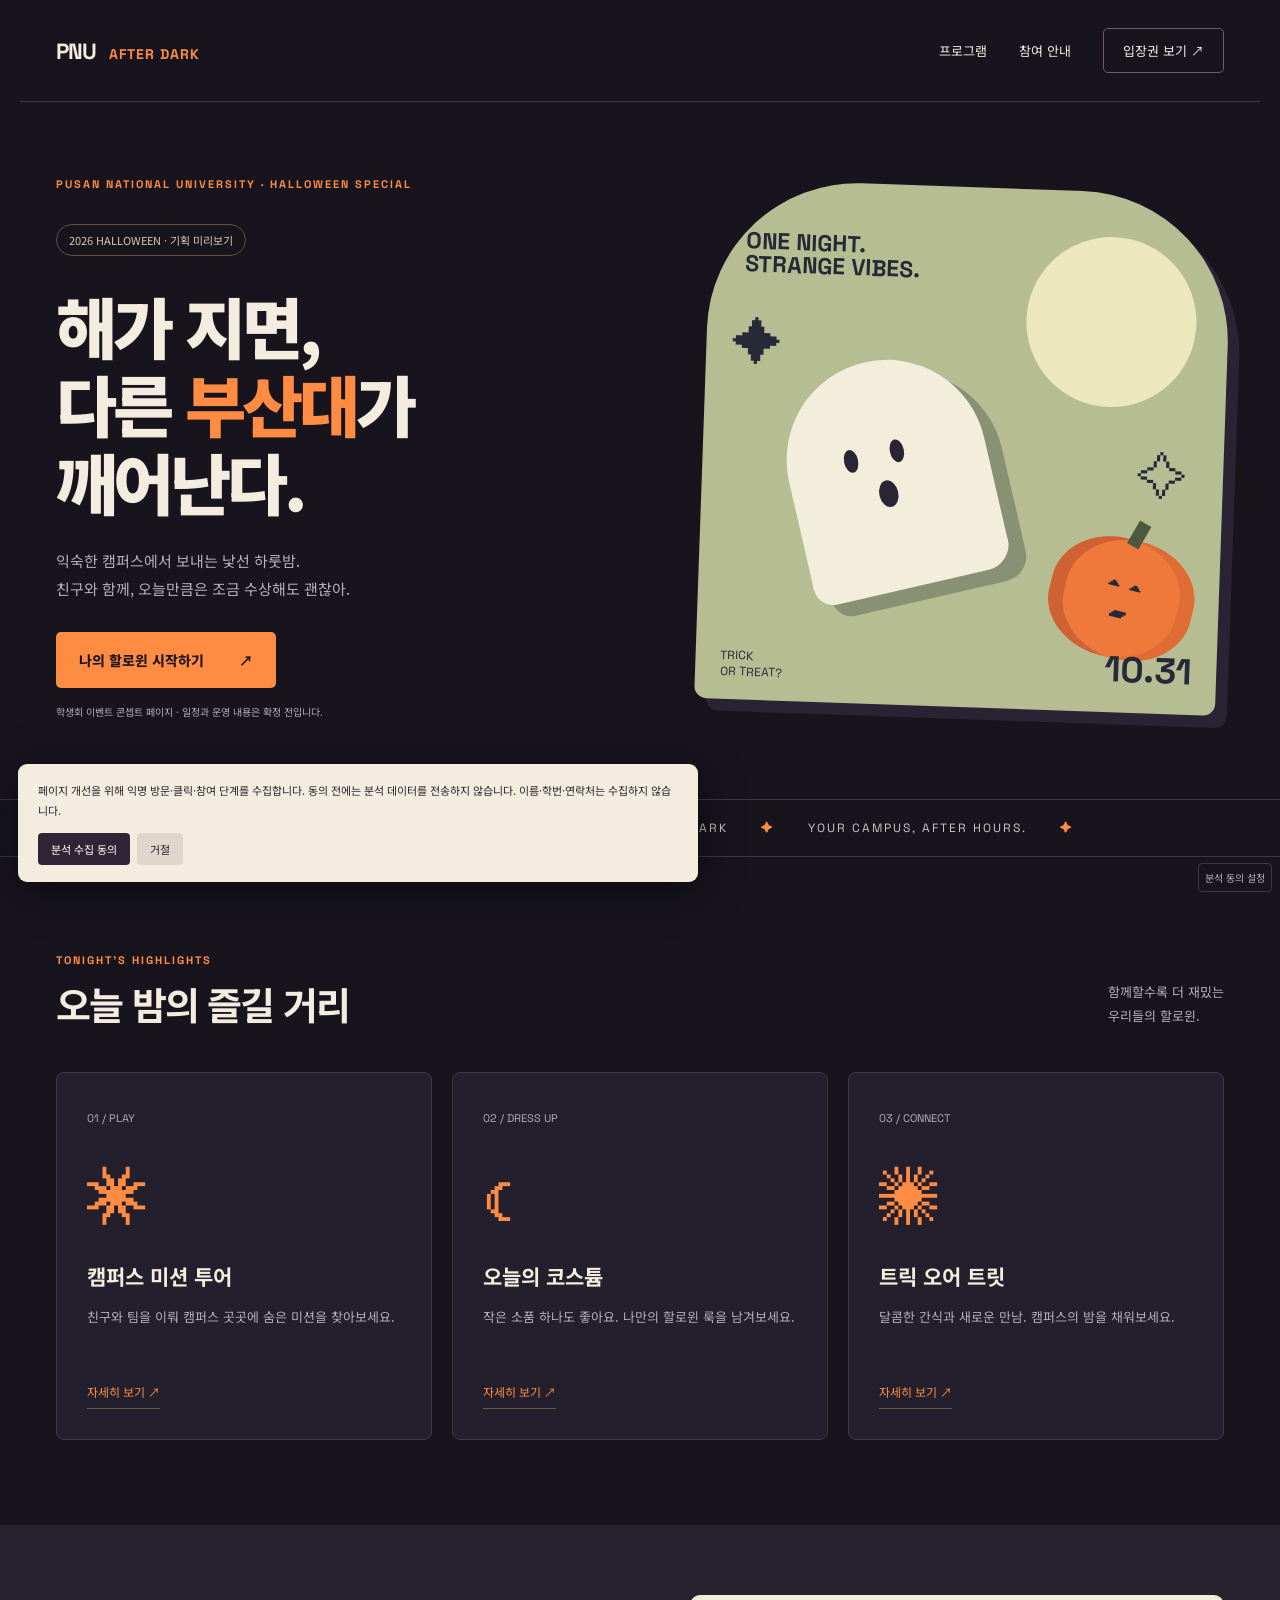
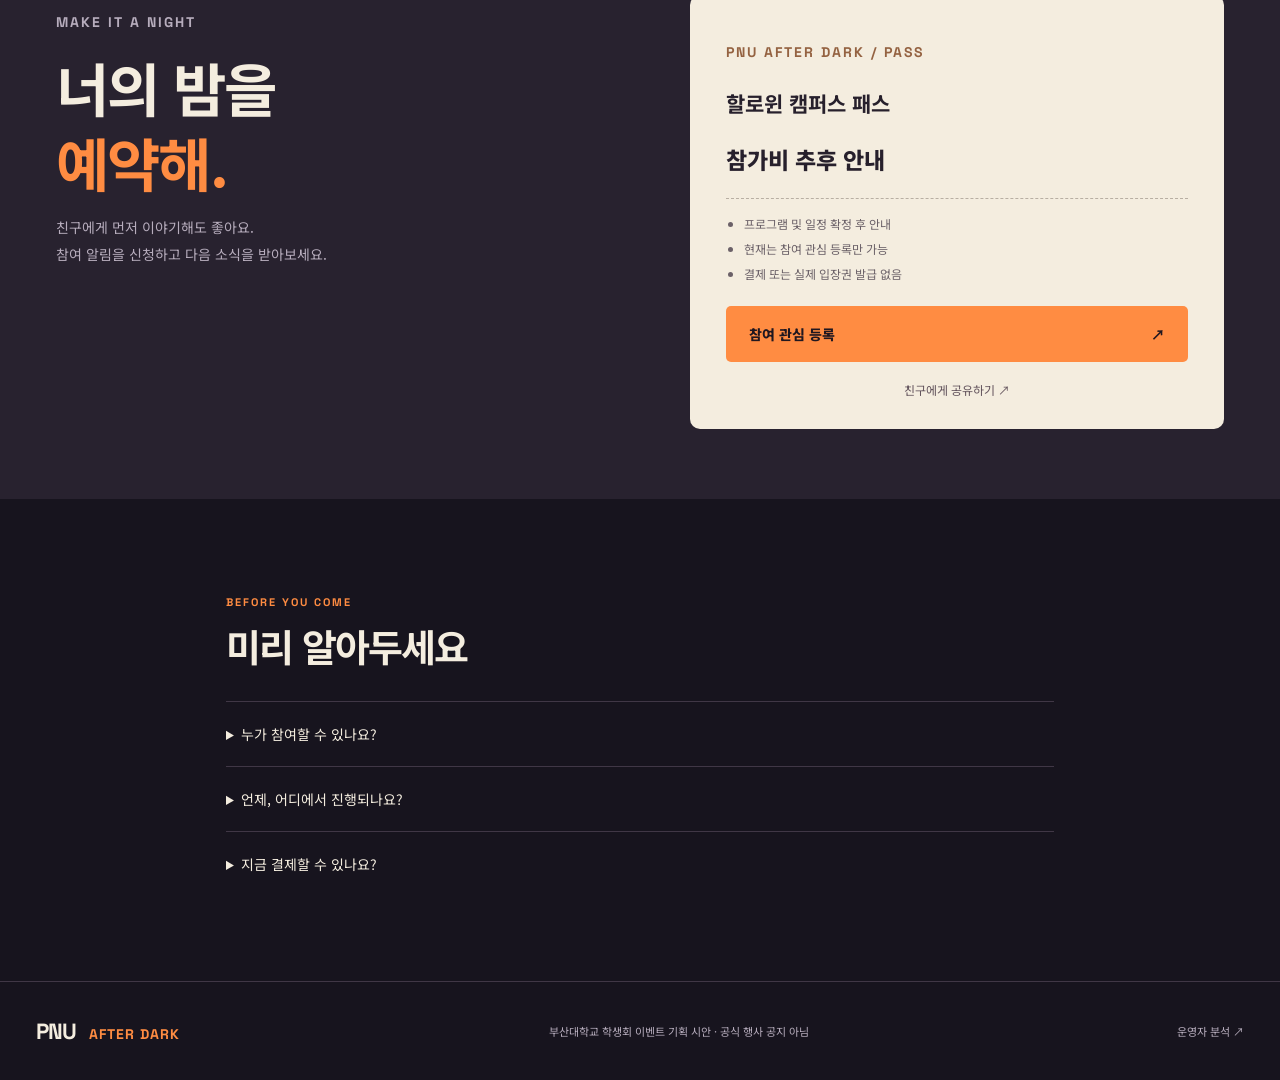
<file: index.html>
<!doctype html>
<html lang="ko"><head><meta charset="UTF-8"><meta name="viewport" content="width=device-width,initial-scale=1"><meta name="theme-color" content="#17141e"><title>PNU AFTER DARK — 할로윈 캠퍼스 나이트</title><link rel="stylesheet" href="assets/style.css"></head>
<body><header><a class="brand" href="#" data-track="logo">PNU <span>AFTER DARK</span></a><nav><a href="#experience" data-track="nav_program">프로그램</a><a href="#guide" data-track="nav_guide">참여 안내</a><a class="small-btn" href="#tickets" data-track="nav_ticket">입장권 보기 ↗</a></nav></header>
<main><section class="hero"><div class="hero-copy"><p class="eyebrow">PUSAN NATIONAL UNIVERSITY · HALLOWEEN SPECIAL</p><p class="pill">2026 HALLOWEEN · 기획 미리보기</p><h1>해가 지면,<br>다른 <em>부산대</em>가<br>깨어난다.</h1><p class="intro">익숙한 캠퍼스에서 보내는 낯선 하룻밤.<br>친구와 함께, 오늘만큼은 조금 수상해도 괜찮아.</p><a class="primary" href="#tickets" data-track="hero_ticket">나의 할로윈 시작하기 <span>↗</span></a><p class="fine">학생회 이벤트 콘셉트 페이지 · 일정과 운영 내용은 확정 전입니다.</p></div><div class="poster" aria-label="달빛 아래 유령과 호박 일러스트"><div class="poster-top">ONE NIGHT.<br>STRANGE VIBES.</div><div class="moon"></div><div class="star s1">✦</div><div class="star s2">✧</div><div class="ghost"><i></i><i></i><span></span></div><div class="pumpkin">▴ ▴<b>▰</b></div><div class="poster-bottom"><span>TRICK<br>OR TREAT?</span><strong>10.31</strong></div></div></section>
<div class="ticker">COME AS YOU ARE, LEAVE A LITTLE STRANGER. <span>✦</span> PNU AFTER DARK <span>✦</span> YOUR CAMPUS, AFTER HOURS. <span>✦</span></div>
<section id="experience" class="section"><div class="section-title"><div><p class="eyebrow">TONIGHT'S HIGHLIGHTS</p><h2>오늘 밤의 즐길 거리</h2></div><p>함께할수록 더 재밌는<br>우리들의 할로윈.</p></div><div class="cards"><article><span class="number">01 / PLAY</span><div class="icon">✷</div><h3>캠퍼스 미션 투어</h3><p>친구와 팀을 이뤄 캠퍼스 곳곳에 숨은 미션을 찾아보세요.</p><button data-track="detail_mission" data-info="캠퍼스 미션 투어|팀으로 참여하는 스탬프 미션 프로그램입니다. 상세 장소와 운영 시간은 확정 후 안내됩니다.">자세히 보기 ↗</button></article><article><span class="number">02 / DRESS UP</span><div class="icon">☾</div><h3>오늘의 코스튬</h3><p>작은 소품 하나도 좋아요. 나만의 할로윈 룩을 남겨보세요.</p><button data-track="detail_costume" data-info="오늘의 코스튬|코스튬과 소품으로 즐기는 포토 프로그램입니다. 참여 방식과 혜택은 확정 후 안내됩니다.">자세히 보기 ↗</button></article><article><span class="number">03 / CONNECT</span><div class="icon">✺</div><h3>트릭 오어 트릿</h3><p>달콤한 간식과 새로운 만남. 캠퍼스의 밤을 채워보세요.</p><button data-track="detail_treat" data-info="트릭 오어 트릿|간식과 교류를 위한 부스 프로그램입니다. 제공 품목과 수량은 확정 후 안내됩니다.">자세히 보기 ↗</button></article></div></section>
<section id="tickets" class="ticket-section"><div><p class="eyebrow">MAKE IT A NIGHT</p><h2>너의 밤을<br><em>예약해.</em></h2><p>친구에게 먼저 이야기해도 좋아요.<br>참여 알림을 신청하고 다음 소식을 받아보세요.</p></div><div class="ticket"><p class="eyebrow">PNU AFTER DARK / PASS</p><h3>할로윈 캠퍼스 패스</h3><div class="ticket-price">참가비 추후 안내</div><ul><li>프로그램 및 일정 확정 후 안내</li><li>현재는 참여 관심 등록만 가능</li><li>결제 또는 실제 입장권 발급 없음</li></ul><button class="primary" id="start" data-track="ticket_start">참여 관심 등록 <span>↗</span></button><button class="share" id="share" data-track="share">친구에게 공유하기 ↗</button></div></section>
<section class="section guide" id="guide"><p class="eyebrow">BEFORE YOU COME</p><h2>미리 알아두세요</h2><details><summary>누가 참여할 수 있나요?</summary><p>부산대학교 학생을 위한 행사 기획안입니다. 실제 참여 대상과 학생 확인 방법은 주최 측 확정 후 안내합니다.</p></details><details><summary>언제, 어디에서 진행되나요?</summary><p>할로윈 기념 행사로 기획 중이며, 일시와 장소는 아직 확정되지 않았습니다.</p></details><details><summary>지금 결제할 수 있나요?</summary><p>현재는 관심 등록만 제공합니다. 실제 결제는 공식 판매 정보가 확정된 후 별도 안내합니다.</p></details></section></main>
<footer><a class="brand" href="#">PNU <span>AFTER DARK</span></a><p>부산대학교 학생회 이벤트 기획 시안 · 공식 행사 공지 아님</p><a href="admin.html">운영자 분석 ↗</a></footer>
<aside id="consent"><p>페이지 개선을 위해 익명 방문·클릭·참여 단계를 수집합니다. 동의 전에는 분석 데이터를 전송하지 않습니다. 이름·학번·연락처는 수집하지 않습니다.</p><button id="accept">분석 수집 동의</button><button id="decline">거절</button></aside><button id="privacy" class="privacy">분석 동의 설정</button>
<dialog id="modal"><button class="close" aria-label="닫기">×</button><div id="modal-body"></div></dialog><div id="toast" role="status"></div><script src="assets/config.js"></script><script type="module" src="assets/app.js"></script></body></html>
</file>
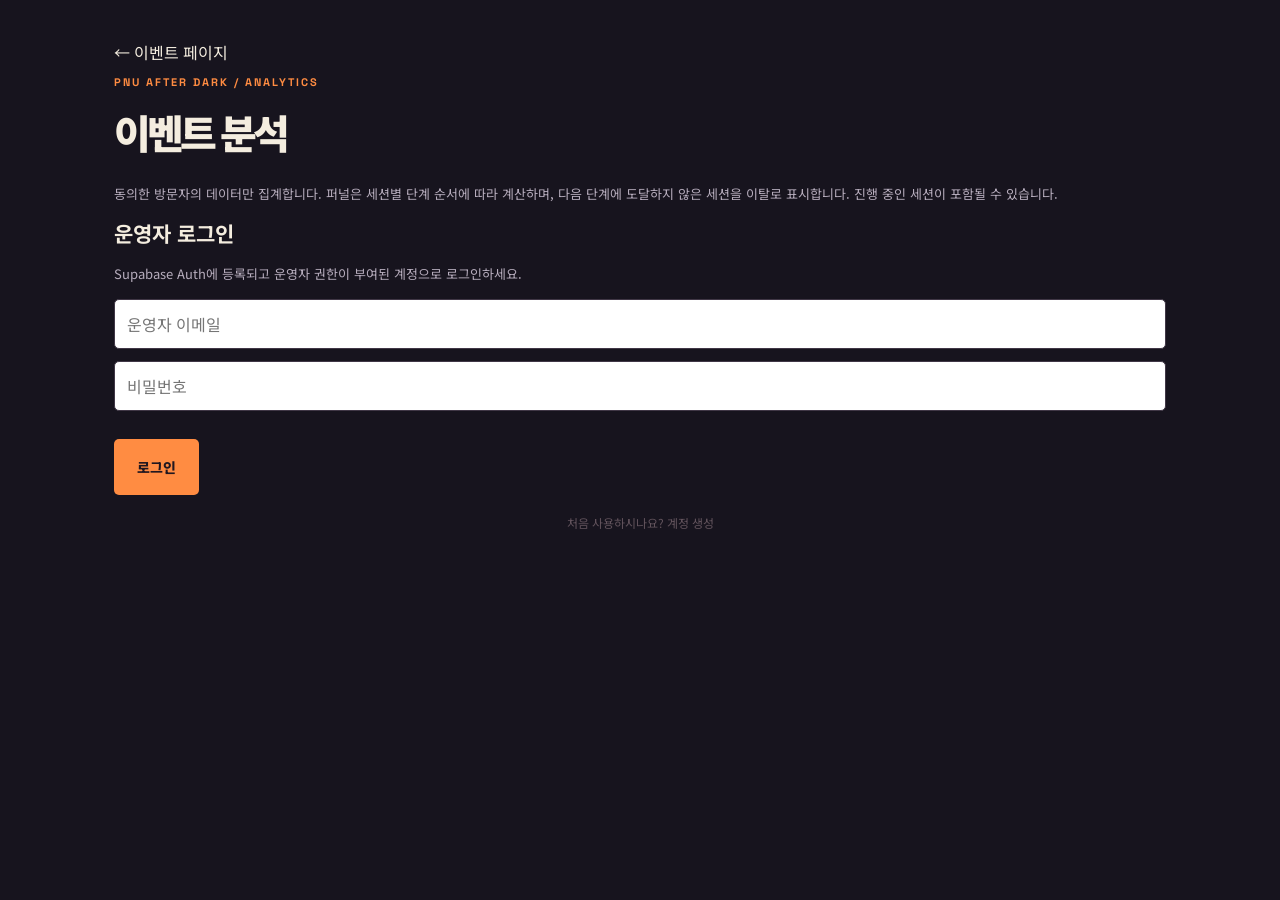
<file: admin.html>
<!doctype html><html lang="ko"><head><meta charset="UTF-8"><meta name="viewport" content="width=device-width,initial-scale=1"><title>PNU 이벤트 분석</title><link rel="stylesheet" href="assets/style.css"></head><body><main class="admin"><a href="index.html">← 이벤트 페이지</a><p class="eyebrow">PNU AFTER DARK / ANALYTICS</p><h1 style="font-size:40px">이벤트 분석</h1><p class="notice">동의한 방문자의 데이터만 집계합니다. 퍼널은 세션별 단계 순서에 따라 계산하며, 다음 단계에 도달하지 않은 세션을 이탈로 표시합니다. 진행 중인 세션이 포함될 수 있습니다.</p><section id="login"><h3>운영자 로그인</h3><p class="notice">Supabase Auth에 등록되고 운영자 권한이 부여된 계정으로 로그인하세요.</p><form id="login-form"><input type="email" id="email" placeholder="운영자 이메일" autocomplete="username" required><input type="password" id="password" placeholder="비밀번호" autocomplete="current-password" required><button class="primary">로그인</button><button type="button" id="signup" class="share">처음 사용하시나요? 계정 생성</button></form></section><p id="status" role="status"></p><section id="report" hidden><label>집계 기간 <select id="days"><option value="7">최근 7일</option><option value="30" selected>최근 30일</option><option value="90">최근 90일</option></select></label><button id="refresh">새로고침</button> <button id="export">CSV 다운로드</button> <button id="logout">로그아웃</button><div class="metrics" id="metrics"></div><h2>참여 퍼널</h2><table><thead><tr><th>단계</th><th>세션</th><th>다음 단계 이탈률</th></tr></thead><tbody id="funnel"></tbody></table><h2>버튼별 클릭</h2><table><thead><tr><th>버튼 ID</th><th>총 클릭</th><th>클릭 세션</th></tr></thead><tbody id="clicks"></tbody></table><h2>유입 경로</h2><table><thead><tr><th>소스 / 매체 / 캠페인</th><th>방문 세션</th></tr></thead><tbody id="sources"></tbody></table><p class="notice">구매 전환율 = 검증된 구매 세션 ÷ 방문 세션. 결제 연동 전에는 구매 수와 매출이 0으로 표시됩니다. 광고 차단·동의 거절·네트워크 실패로 실제 방문 수와 차이가 날 수 있습니다.</p></section></main><script src="assets/config.js"></script><script type="module" src="assets/admin.js"></script></body></html>
</file>
<file: assets/style.css>
@import url('https://fonts.googleapis.com/css2?family=Noto+Sans+KR:wght@400;500;600;700;800;900&family=Space+Grotesk:wght@400;600;700&display=swap');
:root{--bg:#17141e;--panel:#231f2c;--orange:#ff8c42;--cream:#f4eddf;--muted:#b7adbd;--line:#403746}*{box-sizing:border-box}html{scroll-behavior:smooth;scroll-padding-top:40px}body{margin:0;background:var(--bg);color:var(--cream);font-family:'Noto Sans KR',sans-serif}a{color:inherit;text-decoration:none}button,input{font:inherit}button,a{ -webkit-tap-highlight-color:transparent}button{cursor:pointer}button:focus-visible,a:focus-visible,input:focus-visible{outline:3px solid #b8c58c;outline-offset:5px}header{max-width:1240px;padding:28px 36px;margin:auto;display:flex;align-items:center;justify-content:space-between;border-bottom:1px solid var(--line)}.brand{font-family:'Space Grotesk',sans-serif;font-weight:700;font-size:22px;letter-spacing:-1px}.brand span{font-size:14px;margin-left:8px;letter-spacing:1px;color:var(--orange)}nav{display:flex;align-items:center;gap:32px;font-size:13px}.small-btn{border:1px solid #6a5b6b;padding:12px 19px;border-radius:5px}.hero{max-width:1240px;margin:auto;padding:64px 36px 70px;display:grid;grid-template-columns:1.12fr 1fr;gap:64px;align-items:center}.eyebrow{font-family:'Space Grotesk',sans-serif;font-size:11px;letter-spacing:2px;color:var(--orange);font-weight:700}.pill{display:inline-block;border:1px solid #61503e;border-radius:20px;padding:7px 12px;font-size:11px;margin-top:22px;color:#dfc7ad}h1{font-size:clamp(42px,5.2vw,72px);line-height:1.17;letter-spacing:-4px;margin:20px 0 26px;font-weight:900}em{color:var(--orange);font-style:normal}.intro{font-size:15px;line-height:1.9;color:var(--muted)}.primary{background:var(--orange);color:#201720;border:0;border-radius:5px;padding:18px 23px;display:flex;align-items:center;justify-content:space-between;gap:35px;font-weight:800;font-size:14px;margin-top:28px;width:max-content}.primary:hover{background:#ffac72;transform:translateY(-2px)}.fine{font-size:10px;color:var(--muted);margin-top:16px}.poster{height:520px;border-radius:150px 150px 12px 12px;background:#b7bd93;position:relative;overflow:hidden;color:#262936;box-shadow:12px 12px 0 #292333;transform:rotate(2deg)}.poster-top{position:absolute;top:50px;left:36px;font-family:'Space Grotesk';font-size:23px;font-weight:700;line-height:1;z-index:2}.moon{position:absolute;top:45px;right:32px;width:170px;height:170px;background:#ece7bc;border-radius:50%}.ghost{position:absolute;top:175px;left:88px;width:200px;height:230px;background:#f3eedc;border-radius:100px 100px 25px 20px;transform:rotate(-15deg);box-shadow:15px 15px 0 #899174}.ghost:after{content:'';position:absolute;bottom:-18px;width:100%;height:45px;background:radial-gradient(circle at 25px 0,#f3eedc 25px,transparent 26px) 0 0/50px 50px}.ghost i{position:absolute;top:82px;left:58px;width:14px;height:23px;border-radius:50%;background:#292534}.ghost i+i{left:105px}.ghost span{position:absolute;left:85px;top:120px;width:19px;height:27px;background:#292534;border-radius:50%}.pumpkin{position:absolute;bottom:54px;right:25px;background:#ee793b;width:145px;height:120px;border-radius:45%;text-align:center;font-size:30px;padding-top:20px;transform:rotate(12deg);box-shadow:inset 15px 0 #cf6232,inset -15px 0 #df6c35}.pumpkin:before{content:'';position:absolute;top:-19px;left:68px;width:13px;height:26px;background:#4c593f;transform:rotate(16deg)}.pumpkin b{display:block;line-height:20px}.star{position:absolute;font-size:50px}.s1{top:123px;left:26px}.s2{top:244px;right:35px}.poster-bottom{position:absolute;bottom:20px;left:25px;right:25px;display:flex;justify-content:space-between;align-items:end;font-family:'Space Grotesk';font-size:12px}.poster-bottom strong{font-size:36px}.ticker{padding:20px;text-align:center;border-top:1px solid var(--line);border-bottom:1px solid var(--line);font-family:'Space Grotesk';font-size:12px;letter-spacing:2px;color:#d1c6bc}.ticker span{color:var(--orange);padding:0 28px}.section{max-width:1240px;padding:85px 36px;margin:auto}.section-title{display:flex;justify-content:space-between;align-items:end;margin-bottom:32px}h2{font-size:38px;letter-spacing:-1.8px;margin:12px 0;line-height:1.3}.section-title>p{font-size:13px;line-height:1.8;color:var(--muted)}.cards{display:grid;grid-template-columns:repeat(3,1fr);gap:20px}.cards article{background:var(--panel);padding:30px;border:1px solid var(--line);border-radius:8px}.number{font-family:'Space Grotesk';font-size:11px;color:var(--muted)}.icon{font-size:62px;color:var(--orange);margin:22px 0}h3{font-size:21px;margin:0 0 14px}.cards p{color:var(--muted);font-size:13px;line-height:1.9;min-height:50px}.cards button{border:0;border-bottom:1px solid #685647;color:var(--orange);background:none;padding:15px 0 8px;font-size:12px}.ticket-section{background:#28222f;padding:70px max(36px,calc((100vw - 1168px)/2));display:grid;grid-template-columns:1fr 1fr;gap:100px}.ticket-section h2{font-size:58px}.ticket-section p{color:var(--muted);font-size:14px;line-height:1.9}.ticket{background:var(--cream);color:#27202c;border-radius:10px;padding:30px 36px;position:relative}.ticket .eyebrow{color:#946241}.ticket h3{margin-top:22px}.ticket-price{font-size:23px;font-weight:800;border-bottom:1px dashed #b8afa3;padding:10px 0 22px}.ticket ul{padding-left:18px;font-size:12px;line-height:2.1;color:#6b6168}.ticket .primary{width:100%;margin-top:20px}.share{display:block;border:0;background:none;margin:18px auto 0;color:#62535c;font-size:12px}.guide{max-width:900px}.guide h2{margin-bottom:30px}details{border-top:1px solid var(--line);padding:22px 0;font-size:14px}summary{cursor:pointer}details p{color:var(--muted);font-size:13px;line-height:1.9}footer{border-top:1px solid var(--line);padding:30px 36px;display:flex;gap:25px;justify-content:space-between;align-items:center}footer p,footer>a:last-child{font-size:11px;color:var(--muted)}#consent{position:fixed;bottom:18px;left:18px;right:18px;max-width:680px;background:#f4eddf;color:#2c2331;padding:17px 20px;border-radius:9px;z-index:10;box-shadow:0 8px 40px #0008}#consent p{font-size:11px;line-height:1.8;margin:0 0 12px}#consent button{border:0;padding:8px 13px;border-radius:4px;background:#302537;color:white;font-size:11px;margin-right:7px}#consent button:last-child{background:#dfd6cc;color:#302537}.privacy{position:fixed;bottom:8px;right:8px;border:1px solid var(--line);background:var(--bg);color:var(--muted);font-size:10px;padding:6px;border-radius:4px}dialog{background:var(--cream);color:#271e2e;border:0;border-radius:12px;padding:40px;max-width:480px;width:90%}dialog::backdrop{background:#100b17bb}.close{position:absolute;right:15px;top:10px;border:0;background:none;font-size:28px}dialog p{font-size:14px;line-height:1.8}dialog label{font-size:13px;display:block;margin:22px 0}dialog .primary{width:100%}#toast{position:fixed;top:20px;left:50%;transform:translateX(-50%);padding:13px 20px;background:var(--cream);color:#27202c;border-radius:6px;font-size:13px;display:none;z-index:50}.admin{max-width:1100px;margin:auto;padding:40px 24px}.metrics{display:grid;grid-template-columns:repeat(4,1fr);gap:15px;margin:25px 0}.metric{background:var(--panel);padding:22px;border-radius:7px}.metric strong{display:block;font-size:30px;margin-top:10px}table{width:100%;border-collapse:collapse;font-size:13px}th,td{text-align:left;padding:15px;border-bottom:1px solid var(--line)}input{display:block;padding:12px;width:100%;margin:12px 0;border:1px solid var(--line);border-radius:5px}.notice{color:var(--muted);font-size:13px;line-height:1.8}.bar{height:7px;background:var(--orange);margin-top:8px;border-radius:3px}@media(max-width:760px){header{padding:22px}.brand{font-size:18px}.brand span{font-size:10px}nav{gap:15px}nav>a:not(:last-child){display:none}.hero{grid-template-columns:1fr;padding:34px 24px 45px;gap:35px}h1{font-size:54px;letter-spacing:-3px}.poster{height:450px;max-width:420px;width:100%;margin:auto}.hero-copy .eyebrow{font-size:9px}.ticker{font-size:9px;line-height:2}.ticker span{padding:0 8px}.section{padding:55px 24px}.section-title>p{display:none}h2{font-size:30px}.cards{grid-template-columns:1fr}.cards article{padding:25px}.icon{float:right;font-size:50px;margin:5px}.cards h3{margin-top:25px}.cards p{min-height:0}.ticket-section{grid-template-columns:1fr;padding:45px 24px;gap:24px}.ticket-section h2{font-size:46px}.ticket{padding:26px}footer{flex-wrap:wrap;padding:28px 24px}footer p{width:100%;order:3}.metrics{grid-template-columns:1fr 1fr}th,td{padding:10px;font-size:11px}}@media(prefers-reduced-motion:reduce){html{scroll-behavior:auto}*{transform:none!important}}
</file>
